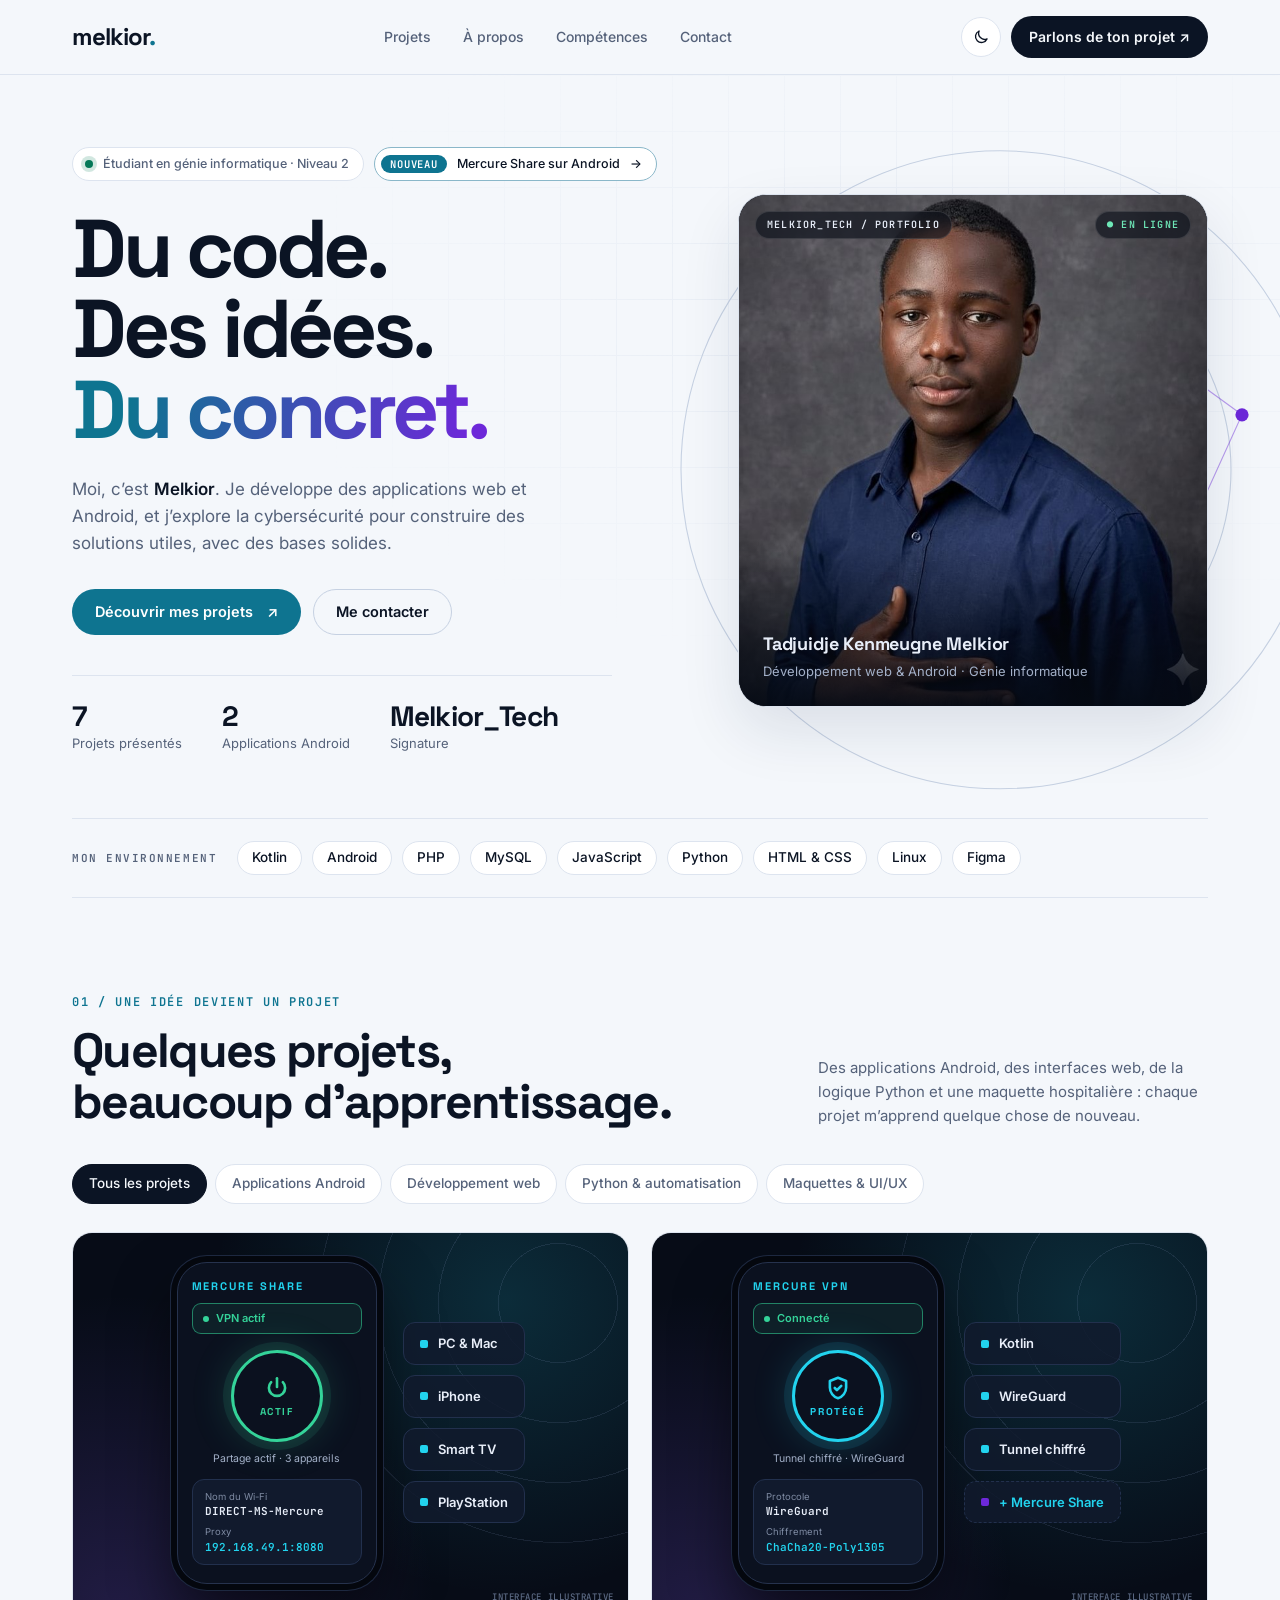
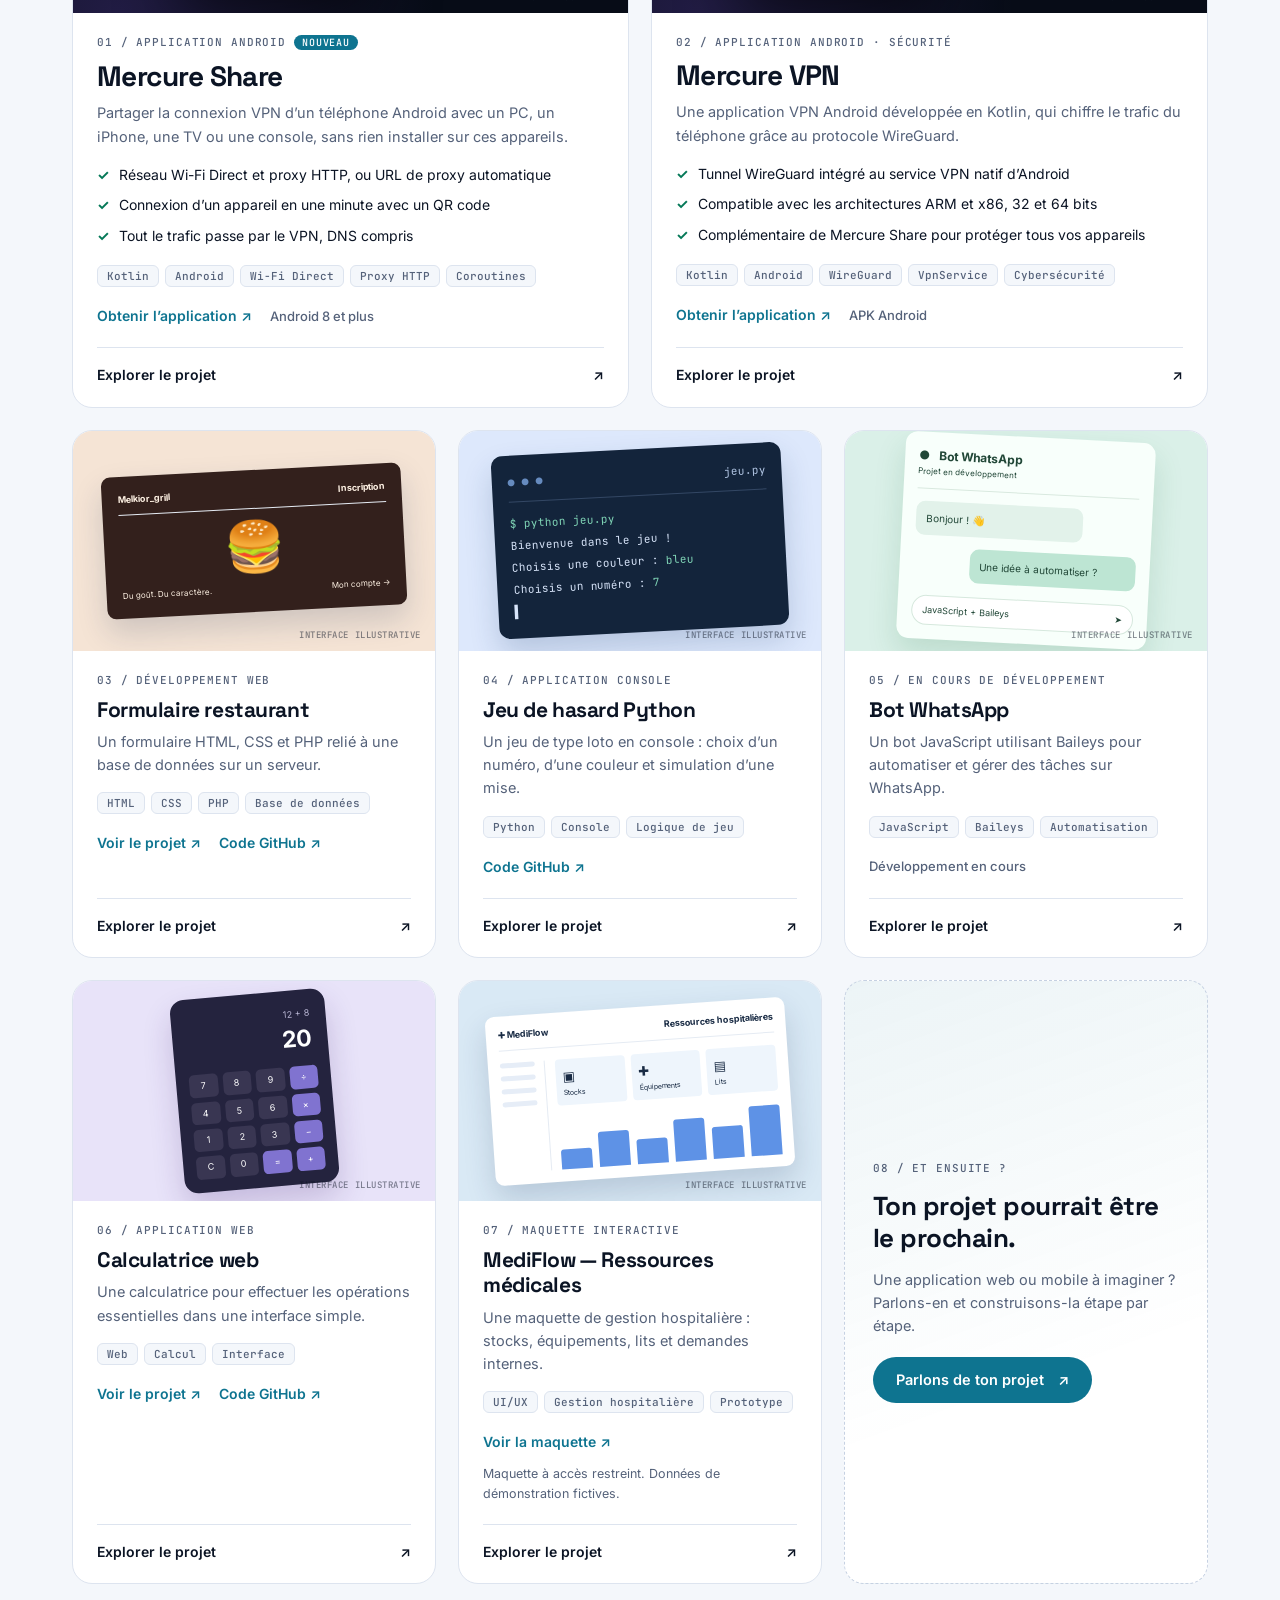
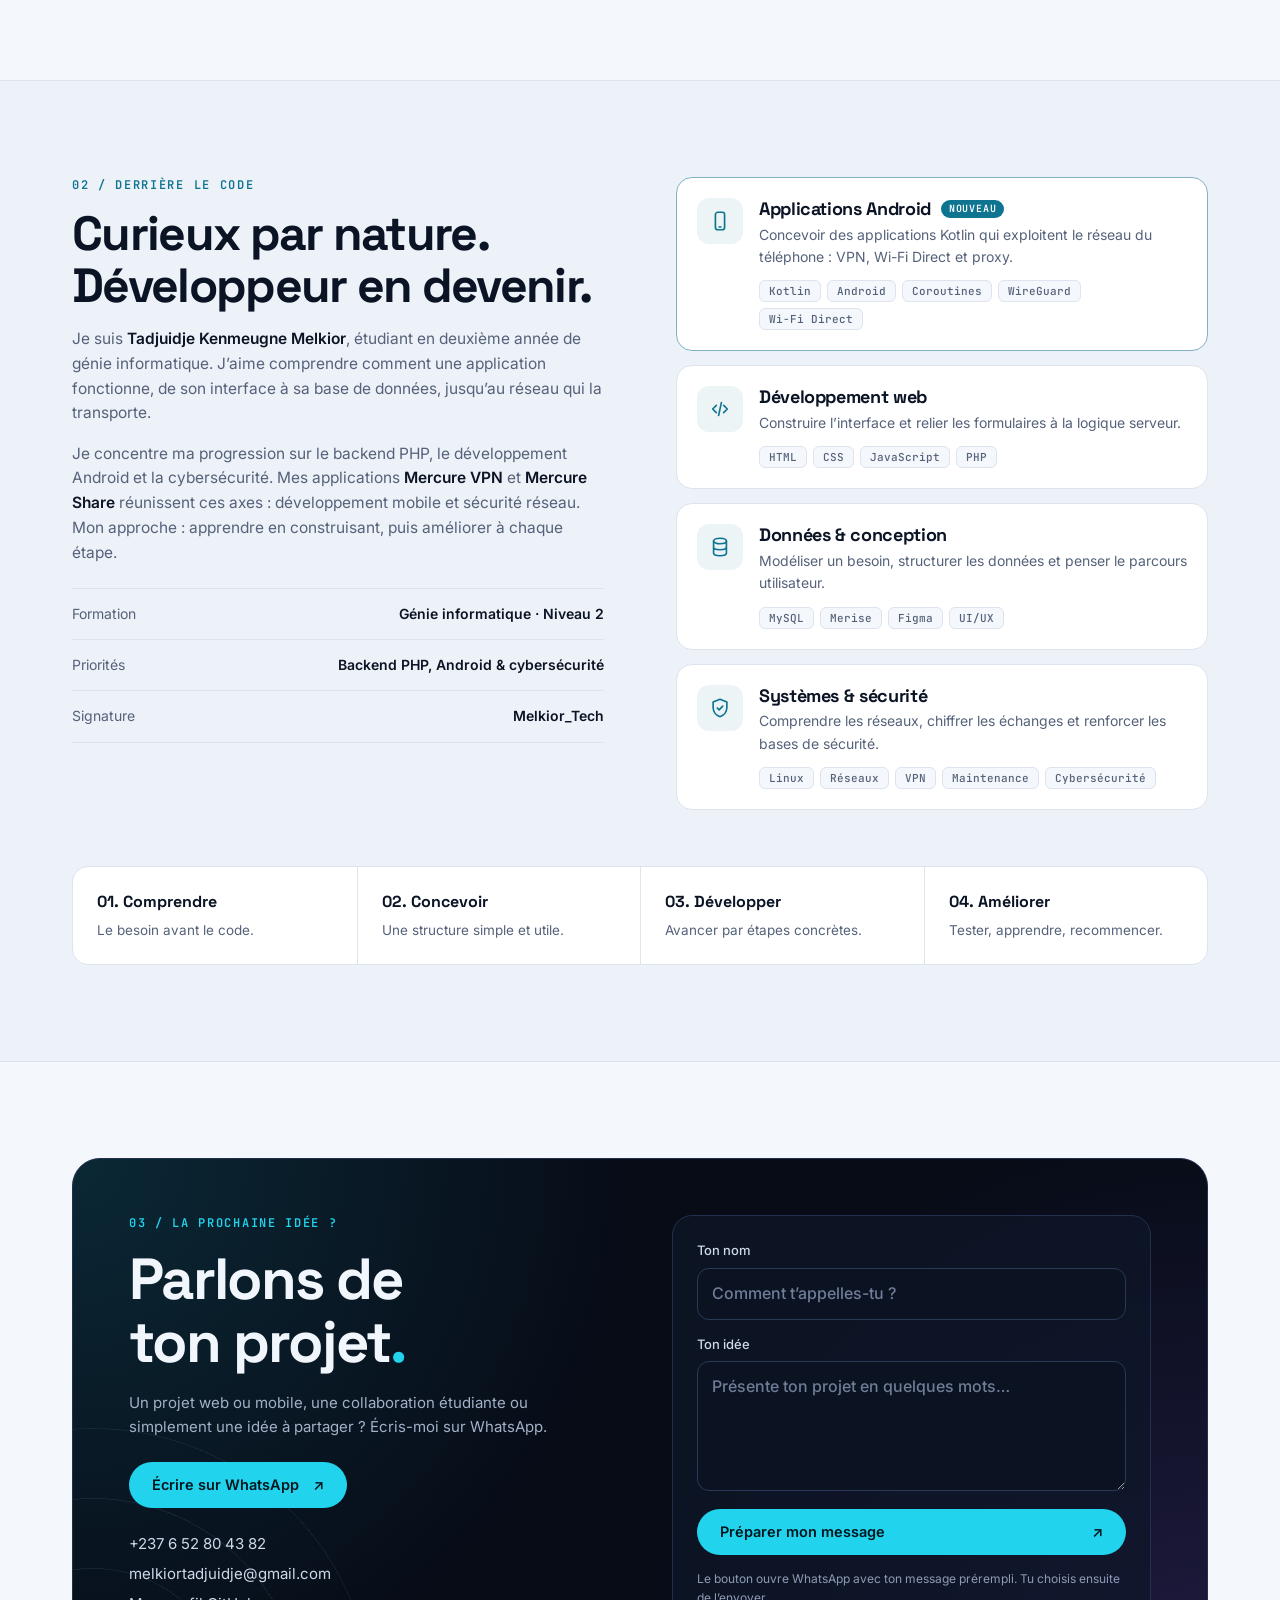
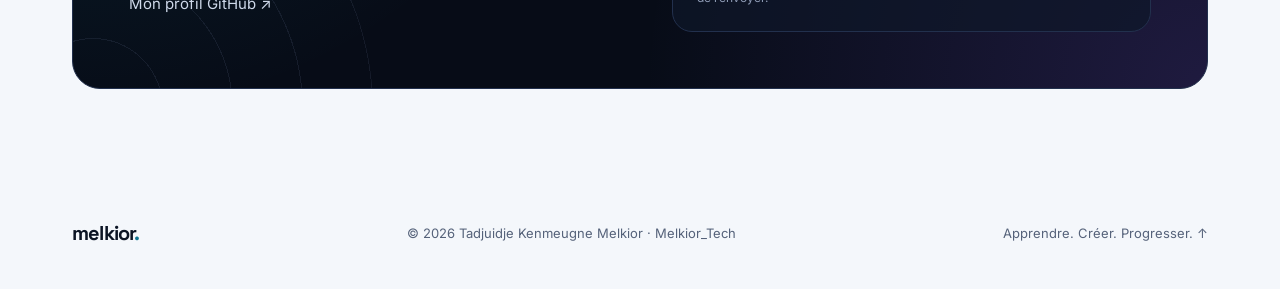
<file: index.html>
<!doctype html>
<html lang="fr">
<head>
  <meta charset="UTF-8">
  <meta name="viewport" content="width=device-width, initial-scale=1">
  <title>Melkior — Applications Android, web & cybersécurité</title>
  <meta name="description" content="Portfolio de Tadjuidje Kenmeugne Melkior, étudiant en génie informatique : applications Android (Mercure Share, Mercure VPN), développement web, backend PHP et cybersécurité.">
  <meta name="theme-color" content="#080d19">
  <meta property="og:type" content="website">
  <meta property="og:title" content="Melkior — Applications Android, web & cybersécurité">
  <meta property="og:description" content="Mercure Share, Mercure VPN et projets web : le portfolio de Melkior_Tech.">
  <meta property="og:url" content="https://portfolio-melkior.vercel.app/">
  <meta property="og:site_name" content="Melkior_Tech">
  <meta property="og:locale" content="fr_FR">
  <meta property="og:image" content="https://portfolio-melkior.vercel.app/Moi.jpg">
  <meta property="og:image:width" content="716">
  <meta property="og:image:height" content="781">
  <meta property="og:image:alt" content="Portrait de Tadjuidje Kenmeugne Melkior">
  <meta name="twitter:card" content="summary">
  <link rel="canonical" href="https://portfolio-melkior.vercel.app/">
  <link rel="icon" type="image/svg+xml" href="favicon.svg">
  <link rel="apple-touch-icon" href="apple-touch-icon.png">
  <script type="application/ld+json">{"@context":"https://schema.org","@type":"Person","name":"Tadjuidje Kenmeugne Melkior","alternateName":"Melkior_Tech","url":"https://portfolio-melkior.vercel.app/","image":"https://portfolio-melkior.vercel.app/Moi.jpg","jobTitle":"Étudiant en génie informatique","knowsAbout":["Android","Kotlin","PHP","MySQL","JavaScript","Cybersécurité"],"sameAs":["https://github.com/melkiortadjuidje-design"]}</script>
  <link rel="preconnect" href="https://fonts.googleapis.com">
  <link rel="preconnect" href="https://fonts.gstatic.com" crossorigin>
  <link rel="stylesheet" href="https://fonts.googleapis.com/css2?family=Inter:wght@400;500;600;700&family=JetBrains+Mono:wght@500;600&family=Space+Grotesk:wght@500;600;700&display=swap">
  <link rel="stylesheet" href="style.css">
  <script>
    (function () {
      var d = document.documentElement, t = null;
      d.classList.add('js');
      try { t = localStorage.getItem('melkior-theme'); } catch (e) {}
      if (t !== 'light' && t !== 'dark') {
        t = window.matchMedia && window.matchMedia('(prefers-color-scheme: light)').matches ? 'light' : 'dark';
      }
      d.setAttribute('data-theme', t);
    })();
  </script>
</head>
<body>
  <a class="skip" href="#contenu">Aller au contenu</a>

  <nav class="nav" aria-label="Navigation principale">
    <div class="wrap navin">
      <a href="#accueil" class="brand" aria-label="Melkior, retour en haut">melkior<span>.</span></a>
      <div class="navlinks" id="navlinks">
        <a href="#projets">Projets</a>
        <a href="#apropos">À propos</a>
        <a href="#competences">Compétences</a>
        <a href="#contact">Contact</a>
      </div>
      <div class="navright">
        <button class="iconbtn" id="theme" type="button" aria-label="Changer de thème">
          <svg class="icon-sun" viewBox="0 0 24 24" aria-hidden="true"><circle cx="12" cy="12" r="4.5"/><path d="M12 2v2.5M12 19.5V22M4.9 4.9l1.8 1.8M17.3 17.3l1.8 1.8M2 12h2.5M19.5 12H22M4.9 19.1l1.8-1.8M17.3 6.7l1.8-1.8"/></svg>
          <svg class="icon-moon" viewBox="0 0 24 24" aria-hidden="true"><path d="M20 14.5A8 8 0 0 1 9.5 4 8 8 0 1 0 20 14.5Z"/></svg>
        </button>
        <a class="navcontact" href="#contact">Parlons de ton projet <span aria-hidden="true">↗</span></a>
        <button class="iconbtn menu" id="menu" type="button" aria-label="Ouvrir le menu" aria-expanded="false" aria-controls="navlinks">☰</button>
      </div>
    </div>
  </nav>

  <main id="contenu">
    <header class="hero" id="accueil">
      <div class="wrap herogrid">
        <svg class="hero-orbits" viewBox="0 0 600 600" aria-hidden="true" focusable="false">
          <circle class="ring" cx="300" cy="300" r="130"/>
          <circle class="ring" cx="300" cy="300" r="210"/>
          <circle class="ring" cx="300" cy="300" r="290"/>
          <path class="link" d="M300 90 520 250 420 470M300 90 110 220"/>
          <circle class="node c" cx="300" cy="90" r="9"/>
          <circle class="node v" cx="520" cy="250" r="6"/>
          <circle class="node v" cx="420" cy="470" r="6"/>
          <circle class="node c" cx="110" cy="220" r="5"/>
        </svg>

        <div class="herotext">
          <div class="pills">
            <span class="badge"><span class="dot"></span>Étudiant en génie informatique · Niveau 2</span>
            <a class="badge new" href="#mercure-share"><b>Nouveau</b> Mercure Share sur Android <span aria-hidden="true">→</span></a>
          </div>
          <h1>Du code.<br>Des idées.<br><span class="grad">Du concret.</span></h1>
          <p class="intro">Moi, c’est <strong>Melkior</strong>. Je développe des applications web et Android, et j’explore la cybersécurité pour construire des solutions utiles, avec des bases solides.</p>
          <div class="actions">
            <a href="#projets" class="btn">Découvrir mes projets <span aria-hidden="true">↗</span></a>
            <a href="#contact" class="btn secondary">Me contacter</a>
          </div>
          <dl class="stats">
            <div><dt>Projets présentés</dt><dd>7</dd></div>
            <div><dt>Applications Android</dt><dd>2</dd></div>
            <div><dt>Signature</dt><dd>Melkior_Tech</dd></div>
          </dl>
        </div>

        <div class="portrait-panel">
          <div class="panel-top"><span>MELKIOR_TECH / PORTFOLIO</span><span class="live">● EN LIGNE</span></div>
          <img class="portrait" src="Moi.jpg" width="716" height="781" alt="Portrait de Tadjuidje Kenmeugne Melkior" fetchpriority="high">
          <div class="portrait-caption">
            <strong>Tadjuidje Kenmeugne Melkior</strong>
            <span>Développement web & Android · Génie informatique</span>
          </div>
        </div>
      </div>

      <div class="wrap">
        <div class="stackbar">
          <span class="label">MON ENVIRONNEMENT</span>
          <span>Kotlin</span><span>Android</span><span>PHP</span><span>MySQL</span><span>JavaScript</span><span>Python</span><span>HTML & CSS</span><span>Linux</span><span>Figma</span>
        </div>
      </div>
    </header>

    <section class="section" id="projets">
      <div class="wrap">
        <div class="sectionhead reveal">
          <div>
            <div class="eyebrow">01 / Une idée devient un projet</div>
            <h2>Quelques projets,<br>beaucoup d’apprentissage.</h2>
          </div>
          <p>Des applications Android, des interfaces web, de la logique Python et une maquette hospitalière : chaque projet m’apprend quelque chose de nouveau.</p>
        </div>

        <div class="filters" role="group" aria-label="Filtrer les projets">
          <button class="filter active" type="button" data-filter="all" aria-pressed="true">Tous les projets</button>
          <button class="filter" type="button" data-filter="mobile" aria-pressed="false">Applications Android</button>
          <button class="filter" type="button" data-filter="web" aria-pressed="false">Développement web</button>
          <button class="filter" type="button" data-filter="code" aria-pressed="false">Python & automatisation</button>
          <button class="filter" type="button" data-filter="design" aria-pressed="false">Maquettes & UI/UX</button>
        </div>

        <div class="projects reveal">
          <!-- 01 · Mercure Share -->
          <article class="project featured" data-category="mobile" id="mercure-share">
            <div class="preview dark share">
              <div class="rings" aria-hidden="true"></div>
              <div class="phone" aria-hidden="true">
                <div class="phone-app">MERCURE SHARE</div>
                <div class="phone-status"><i></i>VPN actif</div>
                <div class="power">
                  <svg viewBox="0 0 24 24"><path d="M12 3v8"/><path d="M6.6 6.6a7.5 7.5 0 1 0 10.8 0"/></svg>
                  <b>ACTIF</b>
                </div>
                <div class="phone-sub">Partage actif · 3 appareils</div>
                <div class="phone-card">
                  <small>Nom du Wi-Fi</small><code>DIRECT-MS-Mercure</code>
                  <small>Proxy</small><code class="hl">192.168.49.1:8080</code>
                </div>
              </div>
              <ul class="devices" aria-hidden="true">
                <li>PC &amp; Mac</li><li>iPhone</li><li>Smart TV</li><li>PlayStation</li>
              </ul>
              <span class="illustration-label">INTERFACE ILLUSTRATIVE</span>
            </div>
            <div class="projectbody">
              <span class="projectnum">01 / APPLICATION ANDROID <em>Nouveau</em></span>
              <h3>Mercure Share</h3>
              <p>Partager la connexion VPN d’un téléphone Android avec un PC, un iPhone, une TV ou une console, sans rien installer sur ces appareils.</p>
              <ul class="features">
                <li>Réseau Wi-Fi Direct et proxy HTTP, ou URL de proxy automatique</li>
                <li>Connexion d’un appareil en une minute avec un QR code</li>
                <li>Tout le trafic passe par le VPN, DNS compris</li>
              </ul>
              <div class="tags"><span class="tag">Kotlin</span><span class="tag">Android</span><span class="tag">Wi-Fi Direct</span><span class="tag">Proxy HTTP</span><span class="tag">Coroutines</span></div>
              <div class="projectlinks">
                <a href="https://wa.me/237652804382?text=Bonjour%20Melkior%2C%20je%20souhaite%20obtenir%20l%E2%80%99application%20Mercure%20Share." target="_blank" rel="noopener noreferrer">Obtenir l’application ↗</a>
                <span>Android 8 et plus</span>
              </div>
              <button class="details" type="button" data-project="share">Explorer le projet <span aria-hidden="true">↗</span></button>
            </div>
          </article>

          <!-- 02 · Mercure VPN -->
          <article class="project featured" data-category="mobile" id="mercure-vpn">
            <div class="preview dark vpn">
              <div class="rings" aria-hidden="true"></div>
              <div class="phone" aria-hidden="true">
                <div class="phone-app">MERCURE VPN</div>
                <div class="phone-status"><i></i>Connecté</div>
                <div class="power">
                  <svg viewBox="0 0 24 24"><path d="M12 2.5 4.5 5.5v6c0 4.6 3.2 8.6 7.5 10 4.3-1.4 7.5-5.4 7.5-10v-6Z"/><path d="m9 12 2 2 4-4"/></svg>
                  <b>PROTÉGÉ</b>
                </div>
                <div class="phone-sub">Tunnel chiffré · WireGuard</div>
                <div class="phone-card">
                  <small>Protocole</small><code>WireGuard</code>
                  <small>Chiffrement</small><code class="hl">ChaCha20-Poly1305</code>
                </div>
              </div>
              <ul class="devices" aria-hidden="true">
                <li>Kotlin</li><li>WireGuard</li><li>Tunnel chiffré</li><li>+ Mercure Share</li>
              </ul>
              <span class="illustration-label">INTERFACE ILLUSTRATIVE</span>
            </div>
            <div class="projectbody">
              <span class="projectnum">02 / APPLICATION ANDROID · SÉCURITÉ</span>
              <h3>Mercure VPN</h3>
              <p>Une application VPN Android développée en Kotlin, qui chiffre le trafic du téléphone grâce au protocole WireGuard.</p>
              <ul class="features">
                <li>Tunnel WireGuard intégré au service VPN natif d’Android</li>
                <li>Compatible avec les architectures ARM et x86, 32 et 64 bits</li>
                <li>Complémentaire de Mercure Share pour protéger tous vos appareils</li>
              </ul>
              <div class="tags"><span class="tag">Kotlin</span><span class="tag">Android</span><span class="tag">WireGuard</span><span class="tag">VpnService</span><span class="tag">Cybersécurité</span></div>
              <div class="projectlinks">
                <a href="https://wa.me/237652804382?text=Bonjour%20Melkior%2C%20je%20souhaite%20obtenir%20l%E2%80%99application%20Mercure%20VPN." target="_blank" rel="noopener noreferrer">Obtenir l’application ↗</a>
                <span>APK Android</span>
              </div>
              <button class="details" type="button" data-project="vpn">Explorer le projet <span aria-hidden="true">↗</span></button>
            </div>
          </article>

          <!-- 03 · Formulaire restaurant -->
          <article class="project" data-category="web">
            <div class="preview food">
              <div class="mock">
                <div class="mockhead"><span>Melkior_grill</span><span>Inscription</span></div>
                <div class="burger" aria-hidden="true">🍔</div>
                <div class="foodsmall"><span>Du goût. Du caractère.</span><span>Mon compte →</span></div>
              </div>
              <span class="illustration-label">INTERFACE ILLUSTRATIVE</span>
            </div>
            <div class="projectbody">
              <span class="projectnum">03 / DÉVELOPPEMENT WEB</span>
              <h3>Formulaire restaurant</h3>
              <p>Un formulaire HTML, CSS et PHP relié à une base de données sur un serveur.</p>
              <div class="tags"><span class="tag">HTML</span><span class="tag">CSS</span><span class="tag">PHP</span><span class="tag">Base de données</span></div>
              <div class="projectlinks">
                <a href="https://devoir-cloud-computing-three.vercel.app/" target="_blank" rel="noopener noreferrer">Voir le projet ↗</a>
                <a href="https://github.com/melkiortadjuidje-design/devoirCloudComputing" target="_blank" rel="noopener noreferrer">Code GitHub ↗</a>
              </div>
              <button class="details" type="button" data-project="food">Explorer le projet <span aria-hidden="true">↗</span></button>
            </div>
          </article>

          <!-- 04 · Jeu Python -->
          <article class="project" data-category="code">
            <div class="preview python">
              <div class="terminal">
                <div class="terminaldots">● ● ● <span>jeu.py</span></div>
                <div><span class="terminalgreen">$ python jeu.py</span><br>Bienvenue dans le jeu !<br>Choisis une couleur : <span class="terminalgreen">bleu</span><br>Choisis un numéro : <span class="terminalgreen">7</span><br><span class="cursor">▌</span></div>
              </div>
              <span class="illustration-label">INTERFACE ILLUSTRATIVE</span>
            </div>
            <div class="projectbody">
              <span class="projectnum">04 / APPLICATION CONSOLE</span>
              <h3>Jeu de hasard Python</h3>
              <p>Un jeu de type loto en console : choix d’un numéro, d’une couleur et simulation d’une mise.</p>
              <div class="tags"><span class="tag">Python</span><span class="tag">Console</span><span class="tag">Logique de jeu</span></div>
              <div class="projectlinks">
                <a href="https://github.com/melkiortadjuidje-design/Jeu-de-hasard-" target="_blank" rel="noopener noreferrer">Code GitHub ↗</a>
              </div>
              <button class="details" type="button" data-project="python">Explorer le projet <span aria-hidden="true">↗</span></button>
            </div>
          </article>

          <!-- 05 · Bot WhatsApp -->
          <article class="project" data-category="code">
            <div class="preview bot">
              <div class="chatmock">
                <div class="chathead">● &nbsp; Bot WhatsApp <small>Projet en développement</small></div>
                <div class="bubble">Bonjour ! 👋</div>
                <div class="bubble reply">Une idée à automatiser ?</div>
                <div class="chatinput">JavaScript + Baileys <span>➤</span></div>
              </div>
              <span class="illustration-label">INTERFACE ILLUSTRATIVE</span>
            </div>
            <div class="projectbody">
              <span class="projectnum">05 / EN COURS DE DÉVELOPPEMENT</span>
              <h3>Bot WhatsApp</h3>
              <p>Un bot JavaScript utilisant Baileys pour automatiser et gérer des tâches sur WhatsApp.</p>
              <div class="tags"><span class="tag">JavaScript</span><span class="tag">Baileys</span><span class="tag">Automatisation</span></div>
              <div class="projectlinks"><span>Développement en cours</span></div>
              <button class="details" type="button" data-project="bot">Explorer le projet <span aria-hidden="true">↗</span></button>
            </div>
          </article>

          <!-- 06 · Calculatrice -->
          <article class="project" data-category="web">
            <div class="preview calc">
              <div class="calcmock">
                <div class="calcdisplay">12 + 8 <strong>20</strong></div>
                <div class="calckeys"><span>7</span><span>8</span><span>9</span><span>÷</span><span>4</span><span>5</span><span>6</span><span>×</span><span>1</span><span>2</span><span>3</span><span>−</span><span>C</span><span>0</span><span>=</span><span>+</span></div>
              </div>
              <span class="illustration-label">INTERFACE ILLUSTRATIVE</span>
            </div>
            <div class="projectbody">
              <span class="projectnum">06 / APPLICATION WEB</span>
              <h3>Calculatrice web</h3>
              <p>Une calculatrice pour effectuer les opérations essentielles dans une interface simple.</p>
              <div class="tags"><span class="tag">Web</span><span class="tag">Calcul</span><span class="tag">Interface</span></div>
              <div class="projectlinks">
                <a href="https://calculatrice-md.vercel.app/" target="_blank" rel="noopener noreferrer">Voir le projet ↗</a>
                <a href="https://github.com/melkiortadjuidje-design/Calculatrice" target="_blank" rel="noopener noreferrer">Code GitHub ↗</a>
              </div>
              <button class="details" type="button" data-project="calc">Explorer le projet <span aria-hidden="true">↗</span></button>
            </div>
          </article>

          <!-- 07 · MediFlow -->
          <article class="project" data-category="design">
            <div class="preview medical">
              <div class="mock">
                <div class="mockhead"><span>✚ MediFlow</span><span>Ressources hospitalières</span></div>
                <div class="mockbody">
                  <div class="sidebar"><i></i><i></i><i></i><i></i></div>
                  <div>
                    <div class="mockstats"><div><b>▣</b>Stocks</div><div><b>✚</b>Équipements</div><div><b>▤</b>Lits</div></div>
                    <div class="chart"><i style="--h:40%"></i><i style="--h:70%"></i><i style="--h:50%"></i><i style="--h:85%"></i><i style="--h:65%"></i><i style="--h:100%"></i></div>
                  </div>
                </div>
              </div>
              <span class="illustration-label">INTERFACE ILLUSTRATIVE</span>
            </div>
            <div class="projectbody">
              <span class="projectnum">07 / MAQUETTE INTERACTIVE</span>
              <h3>MediFlow — Ressources médicales</h3>
              <p>Une maquette de gestion hospitalière : stocks, équipements, lits et demandes internes.</p>
              <div class="tags"><span class="tag">UI/UX</span><span class="tag">Gestion hospitalière</span><span class="tag">Prototype</span></div>
              <div class="projectlinks">
                <a href="https://mediflow-melkior.melkiortadjuidje.chatgpt.site" target="_blank" rel="noopener noreferrer">Voir la maquette ↗</a>
              </div>
              <p class="access-note">Maquette à accès restreint. Données de démonstration fictives.</p>
              <button class="details" type="button" data-project="medical">Explorer le projet <span aria-hidden="true">↗</span></button>
            </div>
          </article>

          <!-- Appel à l’action -->
          <article class="project cta" data-category="all">
            <div class="ctain">
              <span class="projectnum">08 / ET ENSUITE ?</span>
              <h3>Ton projet pourrait être le prochain.</h3>
              <p>Une application web ou mobile à imaginer ? Parlons-en et construisons-la étape par étape.</p>
              <a class="btn" href="#contact">Parlons de ton projet <span aria-hidden="true">↗</span></a>
            </div>
          </article>
        </div>
      </div>
    </section>

    <section class="section alt" id="apropos">
      <div class="wrap about">
        <div class="reveal">
          <div class="eyebrow">02 / Derrière le code</div>
          <h2>Curieux par nature.<br>Développeur en devenir.</h2>
          <p>Je suis <strong>Tadjuidje Kenmeugne Melkior</strong>, étudiant en deuxième année de génie informatique. J’aime comprendre comment une application fonctionne, de son interface à sa base de données, jusqu’au réseau qui la transporte.</p>
          <p>Je concentre ma progression sur le backend PHP, le développement Android et la cybersécurité. Mes applications <strong>Mercure VPN</strong> et <strong>Mercure Share</strong> réunissent ces axes : développement mobile et sécurité réseau. Mon approche : apprendre en construisant, puis améliorer à chaque étape.</p>
          <div class="identity">
            <div><span>Formation</span><strong>Génie informatique · Niveau 2</strong></div>
            <div><span>Priorités</span><strong>Backend PHP, Android & cybersécurité</strong></div>
            <div><span>Signature</span><strong>Melkior_Tech</strong></div>
          </div>
        </div>

        <div class="skills reveal" id="competences">
          <div class="skillrow new">
            <div class="skillicon"><svg viewBox="0 0 24 24" aria-hidden="true"><rect x="7" y="2.5" width="10" height="19" rx="2.5"/><path d="M11 18.5h2"/></svg></div>
            <div>
              <h3>Applications Android <span class="newtag">Nouveau</span></h3>
              <p>Concevoir des applications Kotlin qui exploitent le réseau du téléphone : VPN, Wi-Fi Direct et proxy.</p>
              <div class="tags"><span class="tag">Kotlin</span><span class="tag">Android</span><span class="tag">Coroutines</span><span class="tag">WireGuard</span><span class="tag">Wi-Fi Direct</span></div>
            </div>
          </div>
          <div class="skillrow">
            <div class="skillicon"><svg viewBox="0 0 24 24" aria-hidden="true"><path d="m8 8-4 4 4 4M16 8l4 4-4 4M13.5 5l-3 14"/></svg></div>
            <div>
              <h3>Développement web</h3>
              <p>Construire l’interface et relier les formulaires à la logique serveur.</p>
              <div class="tags"><span class="tag">HTML</span><span class="tag">CSS</span><span class="tag">JavaScript</span><span class="tag">PHP</span></div>
            </div>
          </div>
          <div class="skillrow">
            <div class="skillicon"><svg viewBox="0 0 24 24" aria-hidden="true"><ellipse cx="12" cy="5.5" rx="7" ry="3"/><path d="M5 5.5v13c0 1.7 3.1 3 7 3s7-1.3 7-3v-13M5 12c0 1.7 3.1 3 7 3s7-1.3 7-3"/></svg></div>
            <div>
              <h3>Données & conception</h3>
              <p>Modéliser un besoin, structurer les données et penser le parcours utilisateur.</p>
              <div class="tags"><span class="tag">MySQL</span><span class="tag">Merise</span><span class="tag">Figma</span><span class="tag">UI/UX</span></div>
            </div>
          </div>
          <div class="skillrow">
            <div class="skillicon"><svg viewBox="0 0 24 24" aria-hidden="true"><path d="M12 2.5 4.5 5.5v6c0 4.6 3.2 8.6 7.5 10 4.3-1.4 7.5-5.4 7.5-10v-6Z"/><path d="m9 12 2 2 4-4"/></svg></div>
            <div>
              <h3>Systèmes & sécurité</h3>
              <p>Comprendre les réseaux, chiffrer les échanges et renforcer les bases de sécurité.</p>
              <div class="tags"><span class="tag">Linux</span><span class="tag">Réseaux</span><span class="tag">VPN</span><span class="tag">Maintenance</span><span class="tag">Cybersécurité</span></div>
            </div>
          </div>
        </div>
      </div>

      <div class="wrap">
        <div class="approach reveal">
          <div><strong>01. Comprendre</strong><span>Le besoin avant le code.</span></div>
          <div><strong>02. Concevoir</strong><span>Une structure simple et utile.</span></div>
          <div><strong>03. Développer</strong><span>Avancer par étapes concrètes.</span></div>
          <div><strong>04. Améliorer</strong><span>Tester, apprendre, recommencer.</span></div>
        </div>
      </div>
    </section>

    <section class="section" id="contact">
      <div class="wrap">
        <div class="contact reveal">
          <div>
            <div class="eyebrow">03 / La prochaine idée ?</div>
            <h2>Parlons de<br>ton projet<span>.</span></h2>
            <p>Un projet web ou mobile, une collaboration étudiante ou simplement une idée à partager ? Écris-moi sur WhatsApp.</p>
            <a class="btn" href="https://wa.me/237652804382" target="_blank" rel="noopener noreferrer">Écrire sur WhatsApp <span aria-hidden="true">↗</span></a>
            <p class="contact-links">
              <a href="tel:+237652804382">+237 6 52 80 43 82</a>
              <a href="mailto:melkiortadjuidje@gmail.com">melkiortadjuidje@gmail.com</a>
              <a href="https://github.com/melkiortadjuidje-design" target="_blank" rel="noopener noreferrer">Mon profil GitHub ↗</a>
            </p>
          </div>
          <form id="contactform">
            <label>Ton nom<input name="name" autocomplete="name" required maxlength="100" placeholder="Comment t’appelles-tu ?"></label>
            <label>Ton idée<textarea name="message" required maxlength="2000" placeholder="Présente ton projet en quelques mots…"></textarea></label>
            <button class="btn" type="submit">Préparer mon message <span aria-hidden="true">↗</span></button>
            <small>Le bouton ouvre WhatsApp avec ton message prérempli. Tu choisis ensuite de l’envoyer.</small>
          </form>
        </div>
      </div>
    </section>
  </main>

  <footer class="wrap footer">
    <a class="brand" href="#accueil">melkior<span>.</span></a>
    <span>© 2026 Tadjuidje Kenmeugne Melkior · Melkior_Tech</span>
    <span>Apprendre. Créer. Progresser. <a href="#accueil" aria-label="Retour en haut">↑</a></span>
  </footer>

  <dialog id="projectdialog" aria-labelledby="dialogtitle">
    <button class="close" type="button" aria-label="Fermer le projet">×</button>
    <div class="eyebrow">Détail du projet</div>
    <h2 id="dialogtitle"></h2>
    <p id="dialogdescription"></p>
    <ul id="dialogpoints"></ul>
    <p class="note">Les visuels du portfolio sont des illustrations de présentation. Ils ne constituent pas une démonstration de l’application.</p>
    <a class="btn" href="#contact" id="dialogcontact">En discuter <span aria-hidden="true">↗</span></a>
  </dialog>

  <script src="script.js" defer></script>
</body>
</html>
</file>
<file: style.css>
/* ==========================================================
   Portfolio Melkior — identité Melkior_Tech (bleu nuit + cyan)
   ========================================================== */

:root {
  --bg: #080d19;
  --bg-soft: #0b1222;
  --paper: #0f1729;
  --ink: #e8eef9;
  --muted: #97a3bb;
  --line: #1d2840;
  --line-strong: #2a3958;
  --accent: #22d3ee;
  --on-accent: #03161d;
  --accent-soft: rgba(34, 211, 238, .09);
  --green: #34d399;
  --violet: #8b5cf6;
  --shadow: 0 24px 60px rgba(0, 0, 0, .38);

  /* Panneaux toujours sombres (portrait, apps Android, contact) */
  --night: #070c17;
  --night-card: #111a2d;
  --night-line: #22304d;
  --night-ink: #e8eef9;
  --night-muted: #a3b0c8;
  --cyan: #22d3ee;

  --radius: 20px;
  --font: 'Inter', system-ui, -apple-system, 'Segoe UI', Roboto, Arial, sans-serif;
  --display: 'Space Grotesk', 'Inter', system-ui, sans-serif;
  --mono: 'JetBrains Mono', ui-monospace, SFMono-Regular, Menlo, Consolas, monospace;
  color-scheme: dark;
}

html[data-theme="light"] {
  --bg: #f4f7fb;
  --bg-soft: #edf1f8;
  --paper: #ffffff;
  --ink: #0b1424;
  --muted: #55627a;
  --line: #dde4ef;
  --line-strong: #c6d1e2;
  --accent: #0e7490;
  --on-accent: #ffffff;
  --accent-soft: rgba(14, 116, 144, .08);
  --green: #047857;
  --violet: #6d28d9;
  --shadow: 0 24px 60px rgba(16, 36, 72, .11);
  color-scheme: light;
}

/* ---------- Base ---------- */
*, *::before, *::after { box-sizing: border-box; }
html { scroll-behavior: smooth; scroll-padding-top: 88px; -webkit-text-size-adjust: 100%; }
body {
  margin: 0;
  background: var(--bg);
  color: var(--ink);
  font-family: var(--font);
  font-size: 16px;
  line-height: 1.6;
  -webkit-font-smoothing: antialiased;
  overflow-x: hidden;
}
img { max-width: 100%; display: block; }
a { color: inherit; text-decoration: none; }
button, input, textarea { font: inherit; color: inherit; }
button { cursor: pointer; -webkit-tap-highlight-color: transparent; }
:focus-visible { outline: 2px solid var(--accent); outline-offset: 4px; border-radius: 6px; }
::selection { background: var(--accent); color: var(--on-accent); }
[hidden] { display: none !important; }

.wrap { max-width: 1200px; margin: 0 auto; padding: 0 32px; }
.skip { position: fixed; top: -80px; left: 16px; z-index: 50; background: var(--paper); color: var(--ink); padding: 12px 16px; border-radius: 10px; border: 1px solid var(--line); }
.skip:focus { top: 12px; }

h1, h2, h3 { font-family: var(--display); font-weight: 700; color: var(--ink); }
h2 { font-size: clamp(32px, 4vw, 48px); line-height: 1.08; letter-spacing: -.035em; margin: 14px 0 0; }
h3 { font-size: 21px; line-height: 1.2; letter-spacing: -.02em; margin: 10px 0 8px; }
.eyebrow { font: 600 12px/1.4 var(--mono); letter-spacing: .14em; text-transform: uppercase; color: var(--accent); }

/* ---------- Boutons ---------- */
.btn {
  display: inline-flex; align-items: center; justify-content: center; gap: 14px;
  padding: 13px 22px; border: 1px solid transparent; border-radius: 999px;
  background: var(--accent); color: var(--on-accent);
  font-size: 14.5px; font-weight: 600; line-height: 1.2;
  transition: transform .2s ease, box-shadow .2s ease, background .2s ease;
}
.btn:hover { transform: translateY(-2px); box-shadow: 0 12px 30px rgba(34, 211, 238, .25); }
.btn.secondary { background: transparent; color: var(--ink); border-color: var(--line-strong); }
.btn.secondary:hover { background: var(--paper); box-shadow: none; }

/* ---------- Navigation ---------- */
.nav {
  position: sticky; top: 0; z-index: 20;
  background: var(--bg);
  background: color-mix(in srgb, var(--bg) 82%, transparent);
  -webkit-backdrop-filter: saturate(1.4) blur(14px);
  backdrop-filter: saturate(1.4) blur(14px);
  border-bottom: 1px solid var(--line);
}
.navin { height: 74px; display: flex; align-items: center; justify-content: space-between; gap: 24px; }
.brand { font-family: var(--display); font-size: 24px; font-weight: 700; letter-spacing: -.04em; }
.brand span { color: var(--accent); }
.navlinks { display: flex; gap: 4px; font-size: 14px; font-weight: 500; }
.navlinks a { padding: 8px 14px; border-radius: 999px; color: var(--muted); transition: color .2s, background .2s; }
.navlinks a:hover { color: var(--ink); background: var(--accent-soft); }
.navright { display: flex; gap: 10px; align-items: center; }
.iconbtn {
  width: 40px; height: 40px; display: grid; place-items: center; padding: 0;
  border: 1px solid var(--line); background: var(--paper); border-radius: 50%;
  font-size: 18px; line-height: 1;
}
.iconbtn:hover { border-color: var(--line-strong); }
.iconbtn svg { width: 18px; height: 18px; fill: none; stroke: currentColor; stroke-width: 1.8; stroke-linecap: round; stroke-linejoin: round; }
html[data-theme="light"] .icon-sun, html:not([data-theme="light"]) .icon-moon { display: none; }
.menu { display: none; }
.navcontact { font-size: 14px; font-weight: 600; background: var(--ink); color: var(--bg); padding: 10px 18px; border-radius: 999px; transition: opacity .2s; }
.navcontact:hover { opacity: .88; }

/* ---------- Hero ---------- */
.hero { position: relative; padding: 72px 0 0; overflow: hidden; }
.hero::before {
  content: ''; position: absolute; inset: 0; pointer-events: none; opacity: .55;
  background-image: linear-gradient(var(--line) 1px, transparent 1px), linear-gradient(90deg, var(--line) 1px, transparent 1px);
  background-size: 56px 56px;
  -webkit-mask-image: radial-gradient(ellipse 70% 60% at 70% 30%, #000 10%, transparent 70%);
  mask-image: radial-gradient(ellipse 70% 60% at 70% 30%, #000 10%, transparent 70%);
}
.herogrid { position: relative; display: grid; grid-template-columns: 1.1fr .9fr; gap: 64px; align-items: center; padding-bottom: 64px; }
.hero-orbits { position: absolute; right: -90px; top: 50%; width: 660px; height: 660px; transform: translateY(-52%); pointer-events: none; z-index: 0; }
.hero-orbits .ring { fill: none; stroke: var(--line-strong); }
.hero-orbits .link { fill: none; stroke: var(--violet); stroke-opacity: .45; }
.hero-orbits .node.c { fill: var(--accent); }
.hero-orbits .node.v { fill: var(--violet); }
.herotext { position: relative; z-index: 1; }

.pills { display: flex; flex-wrap: wrap; gap: 10px; margin-bottom: 28px; }
.badge {
  display: inline-flex; align-items: center; gap: 10px;
  font-size: 12.5px; font-weight: 500; color: var(--muted);
  background: var(--paper); border: 1px solid var(--line); border-radius: 999px; padding: 6px 14px 6px 12px;
}
.badge.new { color: var(--ink); border-color: color-mix(in srgb, var(--accent) 40%, var(--line)); padding-left: 6px; transition: border-color .2s; }
.badge.new:hover { border-color: var(--accent); }
.badge.new b { font: 600 10.5px/1.6 var(--mono); letter-spacing: .08em; text-transform: uppercase; background: var(--accent); color: var(--on-accent); padding: 1px 9px; border-radius: 999px; }
.dot { width: 8px; height: 8px; flex: none; background: var(--green); border-radius: 50%; box-shadow: 0 0 0 4px color-mix(in srgb, var(--green) 18%, transparent); animation: pulse 2.4s ease-in-out infinite; }
@keyframes pulse { 50% { box-shadow: 0 0 0 7px color-mix(in srgb, var(--green) 6%, transparent); } }

h1 { font-size: clamp(48px, 6.4vw, 84px); line-height: .98; letter-spacing: -.05em; margin: 0 0 26px; }
.grad { background: linear-gradient(100deg, var(--accent) 15%, var(--violet) 95%); -webkit-background-clip: text; background-clip: text; color: transparent; }
.intro { max-width: 490px; color: var(--muted); font-size: 17px; margin: 0; }
.intro strong { color: var(--ink); font-weight: 600; }
.actions { display: flex; flex-wrap: wrap; gap: 12px; margin: 32px 0 40px; }
.stats { display: flex; gap: 40px; margin: 0; padding-top: 24px; border-top: 1px solid var(--line); max-width: 540px; }
.stats div { display: flex; flex-direction: column-reverse; }
.stats dt { font-size: 13px; color: var(--muted); }
.stats dd { margin: 0; font-family: var(--display); font-size: 28px; font-weight: 700; letter-spacing: -.03em; line-height: 1.2; }

.portrait-panel {
  position: relative; z-index: 1; justify-self: end; width: 100%; max-width: 470px; aspect-ratio: 716 / 781;
  border-radius: 28px; overflow: hidden; background: var(--night);
  border: 1px solid var(--line); box-shadow: var(--shadow);
}
.portrait { width: 100%; height: 100%; object-fit: cover; object-position: center 30%; }
.panel-top { position: absolute; top: 16px; left: 16px; right: 16px; z-index: 2; display: flex; justify-content: space-between; gap: 8px; font: 600 10px/1 var(--mono); letter-spacing: .12em; color: var(--night-ink); }
.panel-top span { background: rgba(7, 12, 23, .6); -webkit-backdrop-filter: blur(8px); backdrop-filter: blur(8px); padding: 8px 11px; border-radius: 999px; border: 1px solid rgba(255, 255, 255, .12); }
.panel-top .live { color: #6ee7b7; }
.portrait-caption { position: absolute; left: 0; right: 0; bottom: 0; padding: 90px 24px 22px; background: linear-gradient(transparent, rgba(5, 10, 20, .93)); color: var(--night-ink); }
.portrait-caption strong { display: block; font-family: var(--display); font-size: 18px; letter-spacing: -.01em; }
.portrait-caption span { font-size: 13px; color: var(--night-muted); }

.stackbar { display: flex; flex-wrap: wrap; align-items: center; gap: 10px; padding: 22px 0; border-top: 1px solid var(--line); border-bottom: 1px solid var(--line); position: relative; }
.stackbar .label { font: 600 11px var(--mono); letter-spacing: .14em; color: var(--muted); margin-right: 10px; }
.stackbar span:not(.label) { font-size: 13.5px; font-weight: 500; padding: 5px 14px; border: 1px solid var(--line); border-radius: 999px; background: var(--paper); }

/* ---------- Sections ---------- */
.section { padding: 96px 0; }
.section.alt { background: var(--bg-soft); border-top: 1px solid var(--line); border-bottom: 1px solid var(--line); }
.sectionhead { display: flex; justify-content: space-between; align-items: flex-end; gap: 40px; margin-bottom: 36px; }
.sectionhead p { max-width: 390px; color: var(--muted); font-size: 15px; margin: 0; }

.filters { display: flex; flex-wrap: wrap; gap: 8px; margin-bottom: 28px; }
.filter { border: 1px solid var(--line); background: var(--paper); border-radius: 999px; padding: 8px 16px; font-size: 13.5px; font-weight: 500; color: var(--muted); transition: color .2s, border-color .2s, background .2s; }
.filter:hover { color: var(--ink); border-color: var(--line-strong); }
.filter.active { background: var(--ink); color: var(--bg); border-color: var(--ink); }

/* ---------- Projets ---------- */
.projects { display: grid; grid-template-columns: repeat(6, minmax(0, 1fr)); gap: 22px; }
.project {
  grid-column: span 2; display: flex; flex-direction: column;
  background: var(--paper); border: 1px solid var(--line); border-radius: var(--radius); overflow: hidden;
  transition: transform .3s ease, box-shadow .3s ease, border-color .3s ease;
}
.project:hover { transform: translateY(-4px); box-shadow: var(--shadow); border-color: var(--line-strong); }
.project.featured { grid-column: span 3; }

.preview { position: relative; height: 220px; display: flex; align-items: center; justify-content: center; overflow: hidden; padding: 24px; background: var(--tint, var(--bg)); }
.illustration-label { position: absolute; bottom: 10px; right: 14px; font: 500 9px var(--mono); letter-spacing: .06em; color: color-mix(in srgb, var(--ink) 50%, transparent); }

.projectbody { display: flex; flex-direction: column; flex: 1; padding: 22px 24px 20px; }
.projectnum { display: flex; flex-wrap: wrap; align-items: center; gap: 8px; font: 500 11px var(--mono); letter-spacing: .08em; color: var(--muted); }
.projectnum em { font-style: normal; font-size: 10px; letter-spacing: .08em; text-transform: uppercase; color: var(--on-accent); background: var(--accent); padding: 1px 8px; border-radius: 999px; }
.featured h3 { font-size: 28px; }
.projectbody > p { font-size: 14.5px; color: var(--muted); margin: 0 0 16px; }
.features { list-style: none; padding: 0; margin: 0 0 18px; display: grid; gap: 8px; font-size: 14px; }
.features li { display: flex; gap: 10px; }
.features li::before { content: '✓'; flex: none; font-weight: 700; color: var(--green); }
.tags { display: flex; flex-wrap: wrap; gap: 6px; }
.tag { font: 500 11px var(--mono); color: var(--muted); background: var(--bg); border: 1px solid var(--line); padding: 3px 9px; border-radius: 6px; }
.projectlinks { display: flex; flex-wrap: wrap; align-items: center; gap: 8px 18px; margin-top: 18px; font-size: 14px; font-weight: 600; color: var(--accent); }
.projectlinks a:hover { text-decoration: underline; text-underline-offset: 3px; }
.projectlinks span { color: var(--muted); font-weight: 500; font-size: 13px; }
.projectbody .access-note { font-size: 12.5px; color: var(--muted); margin: 10px 0 0; }
.projectbody > :nth-last-child(2) { margin-bottom: 20px; }
.details {
  margin-top: auto; display: flex; justify-content: space-between; align-items: center; width: 100%;
  border: 0; border-top: 1px solid var(--line); background: transparent; padding: 16px 0 0;
  font-size: 14px; font-weight: 600; text-align: left; color: var(--ink); transition: color .2s;
}
.details span { transition: transform .2s; }
.details:hover { color: var(--accent); }
.details:hover span { transform: translate(3px, -3px); }

/* Aperçus des applications Android (toujours sombres) */
.preview.dark {
  height: 380px; gap: 26px; padding: 28px 30px;
  background:
    radial-gradient(circle at 78% 18%, rgba(34, 211, 238, .16), transparent 55%),
    radial-gradient(circle at 8% 100%, rgba(139, 92, 246, .2), transparent 50%),
    var(--night);
}
.preview.dark .illustration-label { color: #5d6b85; }
.rings { position: absolute; width: 480px; height: 480px; right: -170px; top: -170px; border-radius: 50%; background: repeating-radial-gradient(circle, transparent 0 59px, rgba(148, 163, 209, .13) 59px 60px); pointer-events: none; }
.phone {
  position: relative; z-index: 1; flex: none; width: 200px; padding: 16px 14px 18px;
  border-radius: 30px; background: #0b111f; border: 1px solid #26324d;
  box-shadow: 0 0 0 6px #04070e, 0 0 0 7px #1d2840, 0 30px 60px rgba(0, 0, 0, .55);
  color: var(--night-ink); font-size: 11px; line-height: 1.4;
}
.phone-app { font: 700 11px var(--display); letter-spacing: .18em; color: var(--cyan); margin-bottom: 10px; }
.phone-status { display: flex; align-items: center; gap: 7px; padding: 7px 10px; border: 1px solid rgba(52, 211, 153, .55); background: rgba(52, 211, 153, .08); border-radius: 9px; color: #34d399; font-weight: 600; }
.phone-status i { width: 6px; height: 6px; border-radius: 50%; background: #34d399; }
.power {
  width: 92px; height: 92px; margin: 16px auto 10px; border-radius: 50%;
  display: grid; place-content: center; justify-items: center; gap: 4px;
  border: 3px solid #34d399; color: #34d399;
  box-shadow: 0 0 0 8px rgba(52, 211, 153, .1), 0 0 40px rgba(52, 211, 153, .22);
  animation: glow 3s ease-in-out infinite;
}
.power svg { width: 26px; height: 26px; fill: none; stroke: currentColor; stroke-width: 2.4; stroke-linecap: round; stroke-linejoin: round; }
.power b { font: 700 10px var(--display); letter-spacing: .16em; }
@keyframes glow { 50% { box-shadow: 0 0 0 12px rgba(52, 211, 153, .05), 0 0 50px rgba(52, 211, 153, .3); } }
.vpn .power { border-color: var(--cyan); color: var(--cyan); box-shadow: 0 0 0 8px rgba(34, 211, 238, .1), 0 0 40px rgba(34, 211, 238, .22); animation-name: glowc; }
@keyframes glowc { 50% { box-shadow: 0 0 0 12px rgba(34, 211, 238, .05), 0 0 50px rgba(34, 211, 238, .3); } }
.phone-sub { text-align: center; color: var(--night-muted); font-size: 10.5px; margin-bottom: 12px; }
.phone-card { background: var(--night-card); border: 1px solid var(--night-line); border-radius: 12px; padding: 10px 12px; display: grid; gap: 1px; }
.phone-card small { font-size: 9.5px; color: #7f8ba3; }
.phone-card code { font: 600 11px var(--mono); color: var(--night-ink); margin-bottom: 6px; }
.phone-card code.hl { color: var(--cyan); margin-bottom: 0; }
.devices { position: relative; z-index: 1; list-style: none; margin: 0; padding: 0; display: grid; gap: 10px; }
.devices li {
  display: flex; align-items: center; gap: 10px; padding: 10px 16px;
  background: rgba(17, 26, 45, .85); border: 1px solid var(--night-line); border-radius: 12px;
  color: var(--night-ink); font-size: 13px; font-weight: 600; white-space: nowrap;
}
.devices li::before { content: ''; width: 8px; height: 8px; border-radius: 2px; background: var(--cyan); flex: none; }
.vpn .devices li:last-child { border-style: dashed; color: var(--cyan); }
.vpn .devices li:last-child::before { background: var(--violet); }

/* Aperçus des autres projets */
.food { --tint: #f5e4d5; }
.python { --tint: #dde8fc; }
.bot { --tint: #daf0e8; }
.calc { --tint: #e8e3f9; }
.medical { --tint: #d9e9f5; }
html:not([data-theme="light"]) .food { --tint: #22170f; }
html:not([data-theme="light"]) .python { --tint: #0f1b33; }
html:not([data-theme="light"]) .bot { --tint: #0c231c; }
html:not([data-theme="light"]) .calc { --tint: #191630; }
html:not([data-theme="light"]) .medical { --tint: #0d2030; }

.mock { background: #fff; width: 100%; max-width: 300px; border-radius: 9px; padding: 12px; box-shadow: 0 14px 30px rgba(25, 52, 86, .18); transform: rotate(-4deg); color: #192b44; position: relative; }
.mockhead { display: flex; justify-content: space-between; font-size: 9px; font-weight: 700; border-bottom: 1px solid #e5ebf3; padding-bottom: 8px; }
.mockbody { display: grid; grid-template-columns: 45px 1fr; gap: 10px; margin-top: 12px; }
.sidebar { border-right: 1px solid #e5ebf3; display: flex; gap: 8px; flex-direction: column; padding-right: 9px; }
.sidebar i { height: 5px; background: #e6edf7; border-radius: 3px; }
.mockstats { display: flex; gap: 6px; }
.mockstats div { flex: 1; background: #eef5fc; border-radius: 4px; padding: 7px; font-size: 7px; }
.mockstats b { display: block; font-size: 13px; }
.chart { display: flex; gap: 7px; align-items: flex-end; height: 64px; padding-top: 14px; }
.chart i { flex: 1; background: #5e92e6; border-radius: 3px 3px 0 0; height: var(--h); }
.food .mock { background: #33201c; color: #fff2e4; transform: rotate(-3deg); padding: 16px; }
.burger { font-size: 49px; text-align: center; line-height: 1.5; }
.foodsmall { font-size: 8px; display: flex; justify-content: space-between; }
.terminal { width: 290px; max-width: 100%; background: #13243b; color: #d8e5fa; padding: 16px; border-radius: 11px; font: 11px/2 var(--mono); box-shadow: 0 15px 30px rgba(23, 60, 110, .2); transform: rotate(-3deg); }
.terminaldots { border-bottom: 1px solid #334764; padding-bottom: 8px; margin-bottom: 10px; color: #668bbf; }
.terminaldots span { float: right; color: #b1c5e3; }
.terminalgreen { color: #80d6b7; }
.cursor { animation: blink 1s steps(1) infinite; }
@keyframes blink { 50% { opacity: 0; } }
.chatmock { width: 250px; border-radius: 12px; background: #f8fffb; padding: 14px; box-shadow: 0 15px 30px rgba(23, 110, 57, .15); transform: rotate(3deg); color: #214737; }
.chathead { font-size: 12px; font-weight: 700; border-bottom: 1px solid #d9e9df; padding-bottom: 10px; }
.chathead small { display: block; font-size: 8px; font-weight: 400; }
.bubble { background: #e2f2ea; border-radius: 9px; padding: 9px 10px; font-size: 10px; max-width: 75%; margin-top: 12px; }
.bubble.reply { margin-left: auto; background: #bde5d3; }
.chatinput { font-size: 9px; background: #fff; border: 1px solid #d6e8dd; border-radius: 20px; padding: 7px 10px; margin-top: 14px; }
.chatinput span { float: right; }
.calcmock { width: 155px; background: #24233e; color: #fff; border-radius: 14px; padding: 13px; transform: rotate(-5deg); box-shadow: 0 15px 30px rgba(59, 23, 110, .2); }
.calcdisplay { text-align: right; color: #bab7d5; font-size: 9px; padding: 4px 3px 8px; }
.calcdisplay strong { display: block; color: #fff; font-size: 23px; }
.calckeys { display: grid; grid-template-columns: repeat(4, 1fr); gap: 5px; }
.calckeys span { background: #393652; border-radius: 5px; text-align: center; padding: 4px; font-size: 9px; }
.calckeys span:nth-child(4n), .calckeys span:nth-child(15) { background: #8073d0; }

/* Carte d’appel à l’action */
.project.cta { border-style: dashed; border-color: var(--line-strong); background: linear-gradient(160deg, var(--accent-soft), transparent 65%), var(--paper); }
.project.cta:hover { border-color: var(--accent); }
.ctain { flex: 1; display: flex; flex-direction: column; justify-content: center; align-items: flex-start; gap: 6px; padding: 32px 28px; }
.ctain h3 { font-size: 26px; }
.ctain p { color: var(--muted); font-size: 14.5px; margin: 0 0 14px; }

/* ---------- À propos & compétences ---------- */
.about { display: grid; grid-template-columns: 1fr 1fr; gap: 72px; align-items: start; }
.about p { font-size: 15.5px; color: var(--muted); }
.about p strong { color: var(--ink); font-weight: 600; }
.identity { margin-top: 22px; border-top: 1px solid var(--line); }
.identity div { display: flex; justify-content: space-between; gap: 16px; padding: 14px 0; border-bottom: 1px solid var(--line); font-size: 14px; }
.identity span { color: var(--muted); }
.identity strong { text-align: right; font-weight: 600; }

.skills { display: grid; gap: 14px; }
.skillrow { display: grid; grid-template-columns: 46px 1fr; gap: 16px; padding: 20px; background: var(--paper); border: 1px solid var(--line); border-radius: 16px; transition: border-color .2s; }
.skillrow:hover { border-color: var(--line-strong); }
.skillrow.new { border-color: color-mix(in srgb, var(--accent) 45%, var(--line)); }
.skillicon { width: 46px; height: 46px; border-radius: 12px; display: grid; place-items: center; background: var(--accent-soft); color: var(--accent); }
.skillicon svg { width: 22px; height: 22px; fill: none; stroke: currentColor; stroke-width: 1.8; stroke-linecap: round; stroke-linejoin: round; }
.skillrow h3 { display: flex; flex-wrap: wrap; align-items: center; gap: 10px; font-size: 18px; margin: 0 0 4px; }
.newtag { font: 600 10px/1.6 var(--mono); letter-spacing: .08em; text-transform: uppercase; color: var(--on-accent); background: var(--accent); padding: 1px 8px; border-radius: 999px; }
.skillrow p { font-size: 14px; margin: 0 0 12px; }

.approach { display: grid; grid-template-columns: repeat(4, 1fr); margin-top: 56px; background: var(--paper); border: 1px solid var(--line); border-radius: 16px; overflow: hidden; }
.approach div { padding: 22px 24px; border-left: 1px solid var(--line); }
.approach div:first-child { border-left: 0; }
.approach strong { display: block; font-family: var(--display); font-size: 16px; margin-bottom: 2px; }
.approach span { color: var(--muted); font-size: 13.5px; }

/* ---------- Contact ---------- */
.contact {
  position: relative; overflow: hidden; display: grid; grid-template-columns: 1fr 1fr; gap: 64px;
  padding: 56px; border-radius: 28px; border: 1px solid var(--night-line); color: var(--night-ink);
  background:
    radial-gradient(circle at 0% 0%, rgba(34, 211, 238, .14), transparent 45%),
    radial-gradient(circle at 100% 100%, rgba(139, 92, 246, .18), transparent 45%),
    var(--night);
}
.contact::before { content: ''; position: absolute; width: 560px; height: 560px; left: -260px; bottom: -300px; border-radius: 50%; background: repeating-radial-gradient(circle, transparent 0 69px, rgba(148, 163, 209, .1) 69px 70px); pointer-events: none; }
.contact > * { position: relative; }
.contact .eyebrow { color: var(--cyan); }
.contact h2 { color: #f1f5fc; font-size: clamp(38px, 4.6vw, 58px); margin: 16px 0 18px; }
.contact h2 span { color: var(--cyan); }
.contact p { color: var(--night-muted); font-size: 15px; }
.contact .btn { background: var(--cyan); color: #03161d; margin-top: 8px; }
.contact-links { display: grid; gap: 6px; margin-top: 24px; font-size: 14px; overflow-wrap: anywhere; }
.contact-links a { color: #cfd9ea; width: fit-content; }
.contact-links a:hover { color: #fff; text-decoration: underline; text-underline-offset: 3px; }
.contact form { display: grid; gap: 14px; align-content: start; background: rgba(15, 23, 41, .72); border: 1px solid var(--night-line); border-radius: 20px; padding: 24px; }
.contact label { display: grid; gap: 7px; font-size: 13px; font-weight: 500; color: #cfd9ea; }
.contact input, .contact textarea { width: 100%; border: 1px solid #2a3958; border-radius: 12px; background: #0b1222; color: #fff; padding: 12px 14px; font-size: 16px; transition: border-color .2s, box-shadow .2s; }
.contact input::placeholder, .contact textarea::placeholder { color: #6f7d97; }
.contact input:focus, .contact textarea:focus { outline: none; border-color: var(--cyan); box-shadow: 0 0 0 3px rgba(34, 211, 238, .2); }
.contact textarea { resize: vertical; min-height: 130px; }
.contact form .btn { justify-content: space-between; width: 100%; margin-top: 4px; }
.contact small { font-size: 12px; color: #8e9bb5; }

/* ---------- Pied de page ---------- */
.footer { display: flex; justify-content: space-between; align-items: center; gap: 20px; padding-top: 32px; padding-bottom: 40px; color: var(--muted); font-size: 13px; }
.footer .brand { font-size: 20px; color: var(--ink); }
.footer a:hover { color: var(--accent); }

/* ---------- Fenêtre de détail ---------- */
dialog {
  width: min(580px, calc(100% - 32px)); max-height: calc(100vh - 40px); overflow: auto;
  border: 1px solid var(--line); border-radius: 22px; background: var(--paper); color: var(--ink);
  padding: 32px; box-shadow: var(--shadow);
}
dialog::backdrop { background: rgba(3, 7, 16, .7); -webkit-backdrop-filter: blur(6px); backdrop-filter: blur(6px); }
dialog .close { float: right; width: 36px; height: 36px; border: 1px solid var(--line); border-radius: 50%; background: var(--bg); font-size: 20px; line-height: 1; }
dialog h2 { font-size: 30px; }
dialog p { color: var(--muted); font-size: 15px; }
dialog ul { padding-left: 20px; margin: 0 0 18px; }
dialog li { font-size: 14.5px; padding: 4px 0; }
dialog li::marker { color: var(--accent); }
dialog .note { background: var(--accent-soft); border: 1px solid var(--line); padding: 14px 16px; border-radius: 12px; font-size: 13px; }

/* ---------- Apparition au défilement ---------- */
.js .reveal { opacity: 0; transform: translateY(18px); transition: opacity .7s ease, transform .7s ease; }
.js .reveal.in { opacity: 1; transform: none; }

/* ---------- Responsive ---------- */
@media (max-width: 1080px) {
  .herogrid { gap: 40px; }
  .projects { grid-template-columns: repeat(2, minmax(0, 1fr)); }
  .project { grid-column: auto; }
  .project.featured { grid-column: 1 / -1; display: grid; grid-template-columns: minmax(0, 1.05fr) minmax(0, 1fr); }
  .featured .preview { height: auto; min-height: 400px; }
  .about { gap: 48px; }
  .contact { gap: 40px; padding: 44px; }
}

@media (max-width: 760px) {
  .wrap { padding: 0 20px; }
  .navin { height: 66px; }
  html { scroll-padding-top: 76px; }
  .navcontact { display: none; }
  .menu { display: grid; }
  .navlinks { display: none; position: absolute; top: 66px; left: 0; right: 0; flex-direction: column; gap: 2px; padding: 12px 20px 20px; background: var(--bg); border-bottom: 1px solid var(--line); box-shadow: var(--shadow); }
  .navlinks.open { display: flex; }
  .navlinks a { padding: 12px 14px; font-size: 16px; color: var(--ink); }
  .hero { padding-top: 40px; }
  .herogrid { grid-template-columns: 1fr; gap: 36px; padding-bottom: 44px; }
  .hero-orbits { width: 520px; height: 520px; right: -250px; top: 30px; transform: none; opacity: .4; }
  .intro { font-size: 16px; }
  .stats { gap: 24px; flex-wrap: wrap; }
  .stats dd { font-size: 24px; }
  .portrait-panel { justify-self: stretch; max-width: none; aspect-ratio: 1 / 1.05; }
  .portrait { object-position: center 25%; }
  .stackbar { gap: 8px; }
  .stackbar .label { width: 100%; margin: 0 0 4px; }
  .section { padding: 64px 0; }
  .sectionhead { flex-direction: column; align-items: flex-start; gap: 14px; }
  .projects { grid-template-columns: 1fr; gap: 18px; }
  .project.featured { display: flex; grid-column: auto; }
  .featured .preview { min-height: 0; height: 380px; }
  .featured h3 { font-size: 25px; }
  .about, .contact { grid-template-columns: 1fr; gap: 36px; }
  .approach { grid-template-columns: 1fr 1fr; margin-top: 40px; }
  .approach div:nth-child(3) { border-left: 0; }
  .approach div:nth-child(n+3) { border-top: 1px solid var(--line); }
  .contact { padding: 30px 22px; border-radius: 22px; }
  .contact form { padding: 18px; }
  .footer { flex-direction: column; align-items: flex-start; gap: 8px; }
  dialog { padding: 24px; }
}

@media (max-width: 520px) {
  .actions .btn { flex: 1 1 100%; }
  .stats div:nth-child(3) { display: none; }
  .devices { display: none; }
  .preview.dark { justify-content: center; padding: 24px; }
  .identity div { flex-direction: column; gap: 2px; }
  .identity strong { text-align: left; }
  .approach div { padding: 18px; }
}

@media (prefers-reduced-motion: reduce) {
  html { scroll-behavior: auto; }
  *, *::before, *::after { animation: none !important; transition: none !important; }
  .js .reveal { opacity: 1; transform: none; }
}
</file>
